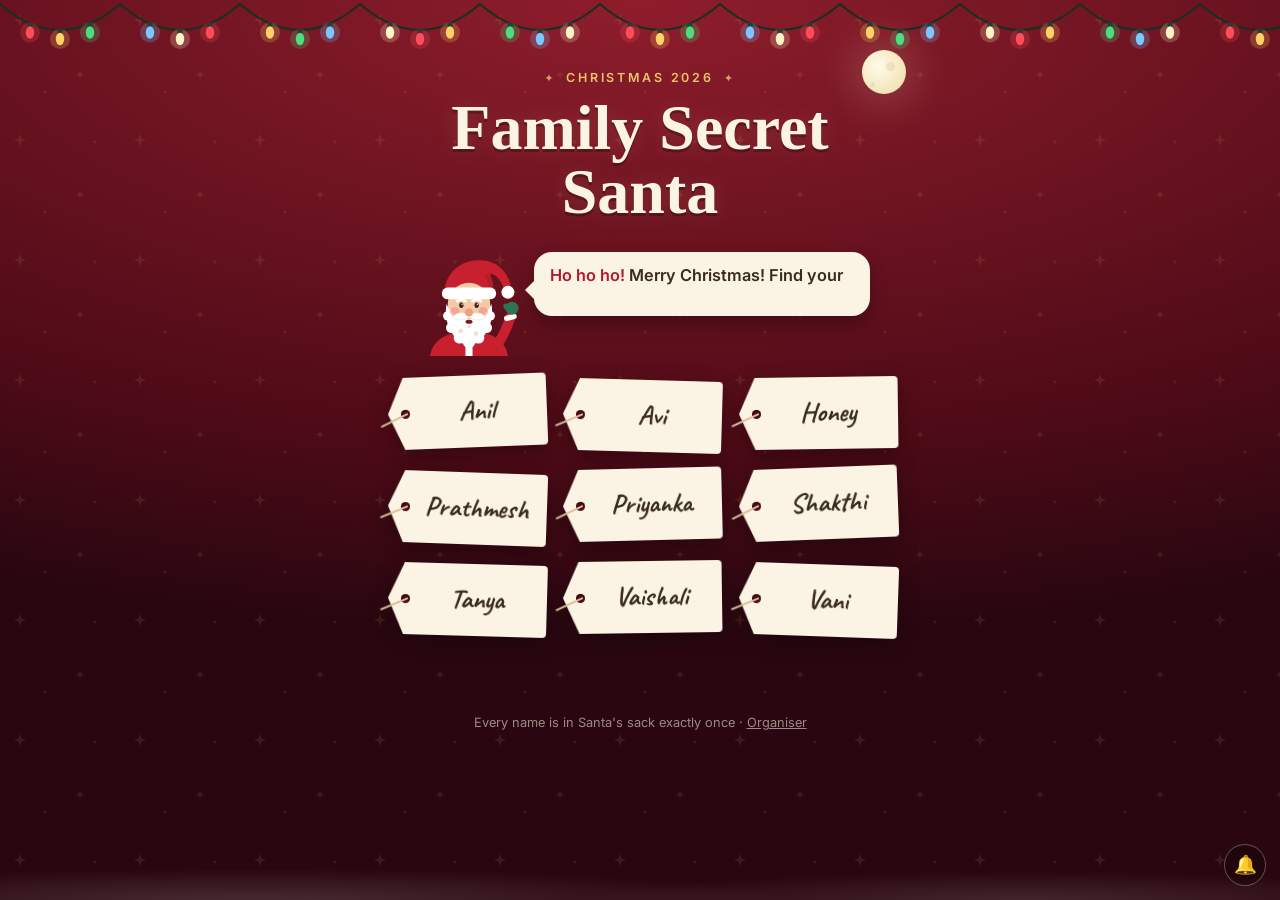
<file: index.html>
<!doctype html>
<html lang="en">
<head>
  <meta charset="utf-8">
  <meta name="viewport" content="width=device-width, initial-scale=1, viewport-fit=cover">
  <title>Family Secret Santa</title>
  <meta name="description" content="Christmas 2026: find your name tag and pull a name from Santa's sack.">
  <meta name="robots" content="noindex">
  <meta name="theme-color" content="#4f0b17">
  <meta property="og:title" content="🎅 Family Secret Santa 2026">
  <meta property="og:description" content="Tap your name and pull a name from Santa's sack!">
  <link rel="icon" href="data:image/svg+xml,<svg xmlns='http://www.w3.org/2000/svg' viewBox='0 0 100 100'><text y='.9em' font-size='90'>🎅</text></svg>">
  <link rel="preconnect" href="https://fonts.googleapis.com">
  <link rel="preconnect" href="https://fonts.gstatic.com" crossorigin>
  <link href="https://fonts.googleapis.com/css2?family=Caveat:wght@700&family=Inter:wght@400;600&family=Mountains+of+Christmas:wght@700&display=swap" rel="stylesheet">
  <link rel="stylesheet" href="family.css">
</head>
<body>
  <div class="lights" id="lights" aria-hidden="true"></div>
  <div class="sky" aria-hidden="true"><div class="sleigh" id="sleigh"></div></div>
  <div class="ground" aria-hidden="true"></div>
  <div class="fx" id="fx" aria-hidden="true"></div>
  <button class="sound" id="sound" type="button" aria-label="Sound on">🔔</button>

  <main class="wrap">
    <div class="moon" aria-hidden="true"></div>
    <div class="eyebrow">Christmas 2026</div>
    <h1 id="title">Secret Santa</h1>

    <div class="santa-row">
      <div class="santa" id="santa" role="img" aria-label="Santa"></div>
      <div class="bubble" id="bubble" aria-hidden="true"></div>
      <p class="sr" id="said" aria-live="polite"></p>
    </div>

    <!-- hat still open -->
    <section id="open" class="hidden">
      <div class="tags" id="soFar"></div>
    </section>

    <!-- pick your name -->
    <section id="pick" class="hidden">
      <div class="tags" id="tags"></div>
      <p class="left-count" id="leftCount" aria-live="polite"></p>
    </section>

    <!-- Santa's sack -->
    <section id="drawStep" class="hidden">
      <div id="before">
        <button class="sack" id="sack" type="button" aria-label="Reach into Santa's sack"></button>
        <button class="btn gold" id="drawBtn" type="button">🎁 Reach into the sack</button><br>
        <button class="link" id="notMe" type="button">Not you?</button>
      </div>

      <div class="bigtag hidden" id="bigtag">
        <div class="bigtag-body">
          <svg class="holly-corner" viewBox="0 0 54 30" aria-hidden="true">
            <path d="M27 18C19 6 8 4 2 9c5 1 6 5 4 8 4-1 7 1 7 5 4-3 9-4 14-4z" fill="#2f7356"/>
            <path d="M27 18c8-12 19-14 25-9-5 1-6 5-4 8-4-1-7 1-7 5-4-3-9-4-14-4z" fill="#265f47"/>
            <circle cx="23" cy="20" r="4" fill="#d43a44"/><circle cx="31" cy="20" r="4" fill="#d43a44"/><circle cx="27" cy="14.5" r="4" fill="#e65059"/>
          </svg>
          <div class="line"><span class="lbl">From</span><span class="val" id="from"></span></div>
          <div class="line"><span class="lbl">To</span><span class="val" id="to" aria-live="polite"></span></div>
        </div>
        <div class="seal" id="seal" aria-hidden="true">✻</div>
      </div>

      <div id="after" class="hidden">
        <div class="facts" id="facts"></div>
        <p class="note" id="note"></p>
        <button class="btn" id="done" type="button">Hide my tag</button>
      </div>
      <p class="lock-note hidden" id="lockNote"></p>
    </section>

    <p class="foot">Every name is in Santa's sack exactly once · <a href="admin/">Organiser</a></p>
  </main>

  <script src="app.js"></script>
  <script src="family.js"></script>
</body>
</html>
</file>
<file: family.css>
/* Family page: Santa's workshop at night */
:root {
  --bg-1: #8f1d2c;
  --bg-2: #4f0b17;
  --night: #2a0710;
  --cream: #fbf3e4;
  --cream-dim: #f0dfc4;
  --tag-ink: #3a2a20;
  --tag-muted: #8b7563;
  --gold: #e9c46a;
  --gold-deep: #b98d3a;
  --berry: #b3192e;
  --pine: #1f5a43;
  --twine: #d9c19a;
}
@media (prefers-color-scheme: dark) {
  :root { --bg-1: #741626; --bg-2: #33070f; }
}

* { box-sizing: border-box; -webkit-tap-highlight-color: transparent; }
html, body { margin: 0; }
body {
  min-height: 100vh; min-height: 100dvh; overflow-x: hidden;
  color: var(--cream);
  font: 17px/1.5 "Inter", system-ui, -apple-system, "Segoe UI", Roboto, sans-serif;
  -webkit-font-smoothing: antialiased;
  background-color: var(--bg-2);
  background-image:
    url("data:image/svg+xml,%3Csvg xmlns='http://www.w3.org/2000/svg' width='120' height='120'%3E%3Cg fill='%23e9c46a' fill-opacity='.10'%3E%3Cpath d='M20 14l1.6 4.4L26 20l-4.4 1.6L20 26l-1.6-4.4L14 20l4.4-1.6z'/%3E%3Cpath d='M80 70l1.2 3.3 3.3 1.2-3.3 1.2L80 79l-1.2-3.3-3.3-1.2 3.3-1.2z'/%3E%3Ccircle cx='95' cy='22' r='1.4'/%3E%3Ccircle cx='45' cy='92' r='1.4'/%3E%3C/g%3E%3C/svg%3E"),
    radial-gradient(120% 70% at 50% 0%, var(--bg-1), var(--bg-2) 70%, var(--night));
  background-attachment: fixed;
}
button { font: inherit; }
.hidden { display: none !important; }
.sr { position: absolute; width: 1px; height: 1px; overflow: hidden; clip: rect(0 0 0 0); white-space: nowrap; }

.wrap { position: relative; max-width: 560px; margin: 0 auto; padding: 64px 16px 48px; text-align: center; }

/* ---------- sky: lights, moon, sleigh ---------- */
.lights { position: fixed; top: 0; left: 0; right: 0; height: 54px; pointer-events: none; z-index: 5; }
.lights svg { width: 100%; height: 100%; overflow: visible; }
.bulb { animation: twinkle 2.4s ease-in-out infinite; }
@keyframes twinkle { 0%, 100% { opacity: 1; } 50% { opacity: .35; } }

.moon {
  position: absolute; top: 50px; right: 14px; width: 44px; height: 44px; border-radius: 50%;
  background: radial-gradient(circle at 38% 38%, #fffbea, #f3e4b8 70%);
  box-shadow: 0 0 40px 10px rgba(255, 240, 200, .18); z-index: -1;
}
.moon::after { content: ""; position: absolute; width: 9px; height: 9px; left: 24px; top: 12px; border-radius: 50%; background: rgba(200, 180, 130, .25); box-shadow: -18px 18px 0 -2px rgba(200, 180, 130, .2); }
.sky { position: fixed; inset: 0; overflow: hidden; pointer-events: none; }
.sleigh { position: absolute; top: 64px; left: 0; width: 150px; color: var(--cream); opacity: 0; }
.sleigh.fly { animation: fly 11s linear forwards; }
@keyframes fly {
  0% { transform: translate(-170px, 40px) rotate(-6deg); opacity: .9; }
  50% { transform: translate(calc(50vw - 75px), -6px) rotate(-2deg); opacity: .9; }
  100% { transform: translate(calc(100vw + 20px), 18px) rotate(-8deg); opacity: .9; }
}
.sleigh .bob { animation: bob 1.2s ease-in-out infinite; transform-origin: center; }
@keyframes bob { 50% { transform: translateY(-3px); } }

/* ---------- heading ---------- */
.eyebrow { display: inline-flex; align-items: center; gap: 10px; font-size: .78rem; font-weight: 600; letter-spacing: .22em; text-transform: uppercase; color: var(--gold); }
.eyebrow::before, .eyebrow::after { content: "✦"; font-size: .7rem; opacity: .8; }
h1 {
  font-family: "Mountains of Christmas", "Fraunces", Georgia, serif; font-weight: 700; line-height: 1;
  font-size: clamp(2.7rem, 12vw, 4rem); margin: 6px 0 4px; color: var(--cream);
  text-shadow: 0 3px 0 rgba(0, 0, 0, .25), 0 0 24px rgba(255, 220, 150, .15);
}

/* ---------- Santa + speech bubble ---------- */
.santa-row { display: flex; align-items: flex-end; gap: 6px; margin: 14px auto 22px; max-width: 460px; text-align: left; }
.santa { flex: none; width: 118px; height: 118px; cursor: pointer; animation: santa-bob 3.2s ease-in-out infinite; transform-origin: bottom center; }
.santa svg { width: 100%; height: 100%; overflow: visible; }
@keyframes santa-bob { 50% { transform: translateY(-4px) rotate(-1deg); } }
.santa .eyes { animation: blink 4.5s infinite; transform-origin: 100px 114px; }
@keyframes blink { 0%, 94%, 100% { transform: scaleY(1); } 96% { transform: scaleY(.1); } }
.santa .mouth { transition: transform .08s; transform-origin: 100px 142px; }
.santa.talking .mouth { animation: talk .22s ease-in-out infinite alternate; }
@keyframes talk { from { transform: scaleY(.6); } to { transform: scaleY(1.8); } }
.santa .arm { transform-origin: 158px 168px; animation: wave 2.6s ease-in-out infinite; }
@keyframes wave { 0%, 60%, 100% { transform: rotate(0); } 70% { transform: rotate(-16deg); } 80% { transform: rotate(8deg); } 90% { transform: rotate(-12deg); } }
.santa.jolly { animation: jolly .5s ease-in-out 3; }
@keyframes jolly { 50% { transform: translateY(-8px) scale(1.04); } }

.bubble {
  position: relative; flex: 1; min-height: 64px; margin-bottom: 40px;
  background: var(--cream); color: var(--tag-ink); border-radius: 18px; padding: 12px 16px;
  font-weight: 600; font-size: 1.02rem; line-height: 1.4; box-shadow: 0 8px 18px rgba(0, 0, 0, .28);
  animation: bubble-in .35s cubic-bezier(.3, 1.6, .5, 1);
}
.bubble::before { content: ""; position: absolute; left: -9px; bottom: 16px; border: 10px solid transparent; border-right-color: var(--cream); border-left: 0; }
.bubble .hoho { color: var(--berry); }
@keyframes bubble-in { from { transform: scale(.85); opacity: 0; } }

/* ---------- name tags ---------- */
.tags { display: grid; grid-template-columns: repeat(2, 1fr); gap: 20px 16px; padding: 0 6px 0 12px; }
@media (min-width: 500px) { .tags { grid-template-columns: repeat(3, 1fr); } }
.tag-wrap { transform-origin: 14px 50%; animation: drop-in .9s cubic-bezier(.2, .9, .3, 1) both; animation-delay: calc(var(--i) * 70ms); }
@keyframes drop-in {
  0% { transform: translateY(-60px) rotate(-30deg); opacity: 0; }
  45% { transform: translateY(4px) rotate(12deg); opacity: 1; }
  65% { transform: rotate(-7deg); }
  82% { transform: rotate(3deg); }
  100% { transform: none; }
}
.tag {
  position: relative; display: block; width: 100%; border: 0; padding: 0; background: none; cursor: pointer;
  filter: drop-shadow(0 6px 10px rgba(0, 0, 0, .3));
  transform-origin: 14px 50%; transform: rotate(var(--tilt));
  animation: sway 5s ease-in-out infinite; animation-delay: calc(var(--i) * -0.7s);
}
@keyframes sway { 0%, 100% { transform: rotate(var(--tilt)); } 50% { transform: rotate(calc(var(--tilt) * -1)); } }
.tag:hover, .tag:focus-visible { animation: jiggle .5s ease-in-out; }
@keyframes jiggle { 25% { transform: rotate(-8deg) translateY(-3px); } 60% { transform: rotate(6deg) translateY(-3px); } 100% { transform: rotate(0) translateY(-3px); } }
.tag:focus-visible { outline: none; }
.tag:focus-visible .tag-body { box-shadow: inset 0 0 0 3px var(--gold); }
.tag.picked { animation: picked .45s ease-in forwards; }
@keyframes picked { to { transform: translateY(-30px) scale(1.15) rotate(0); opacity: 0; } }
.tag-body {
  position: relative; display: flex; align-items: center; justify-content: center; min-height: 72px;
  padding: 12px 12px 12px 30px; background: var(--cream); color: var(--tag-ink);
  clip-path: polygon(16px 0, 100% 0, 100% 100%, 16px 100%, 0 50%); border-radius: 4px;
}
.tag-body::before {
  content: ""; position: absolute; left: 13px; top: 50%; width: 9px; height: 9px; margin-top: -4.5px;
  border-radius: 50%; background: var(--bg-2); box-shadow: inset 0 1px 2px rgba(0, 0, 0, .5);
}
.tag::before {
  content: ""; position: absolute; left: -10px; top: 50%; width: 30px; height: 2px; margin-top: -1px;
  background: var(--twine); border-radius: 2px; transform: rotate(-24deg); transform-origin: right center; z-index: 1;
}
.tag .hand { font-family: "Caveat", "Segoe Print", cursive; font-weight: 700; font-size: 1.7rem; line-height: 1; overflow-wrap: anywhere; }
.tag .done { position: absolute; top: 5px; right: 8px; font-size: .68rem; font-weight: 600; color: var(--pine); letter-spacing: .04em; }
/* taken: crossed out, faded, stamped */
.tag.taken { cursor: not-allowed; filter: drop-shadow(0 3px 5px rgba(0, 0, 0, .25)); }
.tag.taken:hover, .tag.taken:focus-visible { animation: sway 5s ease-in-out infinite; }
.tag.taken .tag-body { background: #d9cbb2; }
.tag.taken .hand { color: rgba(58, 42, 32, .45); text-decoration: line-through; text-decoration-color: var(--berry); text-decoration-thickness: 3px; }
.tag .stamp {
  position: absolute; right: 6px; bottom: 4px; transform: rotate(-12deg);
  font-size: .62rem; font-weight: 700; letter-spacing: .14em; text-transform: uppercase;
  color: var(--berry); border: 1.5px solid var(--berry); border-radius: 4px; padding: 0 4px; opacity: .85;
}
.tag.nope, .tag.taken.nope { animation: nope .4s ease-in-out; }
@keyframes nope { 20% { transform: translateX(-6px) rotate(-2deg); } 40% { transform: translateX(6px) rotate(2deg); } 60% { transform: translateX(-4px); } 80% { transform: translateX(3px); } }
.left-count { margin: 18px 0 0; font-size: .9rem; color: var(--gold); font-weight: 600; min-height: 1.2em; }
.tag.small .tag-body { min-height: 52px; }
.tag.small .hand { font-size: 1.35rem; }
.tag.small { cursor: default; }

/* ---------- the sack ---------- */
.sack { display: block; margin: 0 auto 8px; width: 210px; height: 210px; border: 0; background: none; padding: 0; cursor: pointer; transform-origin: 50% 90%; }
.sack svg { width: 100%; height: 100%; overflow: visible; filter: drop-shadow(0 14px 18px rgba(0, 0, 0, .35)); }
.sack:not(:disabled):hover { animation: nudge .6s ease-in-out; }
@keyframes nudge { 30% { transform: rotate(-4deg); } 70% { transform: rotate(3deg); } }
.sack.shake { animation: shake .16s ease-in-out infinite alternate; }
@keyframes shake { from { transform: rotate(-7deg) translateX(-4px); } to { transform: rotate(7deg) translateX(4px); } }
.sack.gone { animation: sack-away .35s ease-in forwards; }
@keyframes sack-away { to { transform: scale(.7) translateY(30px); opacity: 0; } }
.sack .gift-a { animation: peek 2.8s ease-in-out infinite; transform-origin: 88px 70px; }
.sack .gift-b { animation: peek 2.8s ease-in-out infinite .6s; transform-origin: 116px 66px; }
@keyframes peek { 50% { transform: translateY(-5px) rotate(3deg); } }
.sparkle { position: absolute; pointer-events: none; color: var(--gold); font-size: 18px; animation: spark .9s ease-out forwards; }
@keyframes spark { from { transform: translate(0, 0) scale(.4); opacity: 1; } to { transform: translate(var(--dx), var(--dy)) scale(1.2) rotate(90deg); opacity: 0; } }

/* ---------- the big tag ---------- */
.bigtag { position: relative; margin: 6px auto 26px; max-width: 440px; text-align: left; color: var(--tag-ink); filter: drop-shadow(0 14px 22px rgba(0, 0, 0, .35)); }
.bigtag.pop { animation: pop-out .8s cubic-bezier(.2, 1.4, .4, 1); }
@keyframes pop-out { 0% { transform: translateY(120px) scale(.2) rotate(-25deg); opacity: 0; } 60% { opacity: 1; } 100% { transform: none; } }
.bigtag::before { content: ""; position: absolute; left: -14px; top: 50%; width: 52px; height: 3px; margin-top: -1.5px; background: var(--twine); border-radius: 2px; transform: rotate(-20deg); transform-origin: right center; z-index: 1; }
.bigtag-body {
  position: relative; background: var(--cream); padding: 26px 26px 26px 58px;
  clip-path: polygon(30px 0, 100% 0, 100% 100%, 30px 100%, 0 50%);
  border-radius: 6px; min-height: 210px; display: flex; flex-direction: column; justify-content: center; gap: 14px;
}
.bigtag-body::before { content: ""; position: absolute; left: 24px; top: 50%; width: 14px; height: 14px; margin-top: -7px; border-radius: 50%; background: var(--bg-2); box-shadow: inset 0 1px 3px rgba(0, 0, 0, .5); }
.bigtag-body::after { content: ""; position: absolute; inset: 9px 9px 9px 36px; border: 1px solid rgba(185, 141, 58, .45); border-radius: 3px; pointer-events: none; }
.holly-corner { position: absolute; right: 14px; top: 12px; width: 44px; z-index: 1; }
.line { display: flex; align-items: baseline; gap: 12px; border-bottom: 1.5px solid rgba(58, 42, 32, .18); padding-bottom: 4px; min-height: 58px; }
.line .lbl { flex: none; width: 2.6rem; font-size: .75rem; font-weight: 600; letter-spacing: .16em; text-transform: uppercase; color: var(--tag-muted); }
.line .val { font-family: "Caveat", "Segoe Print", cursive; font-weight: 700; font-size: clamp(2.1rem, 9vw, 2.8rem); line-height: 1.05; overflow-wrap: anywhere; min-width: 0; }
.line .val.spin { color: var(--tag-muted); opacity: .7; }
.line .val.final { color: var(--berry); animation: write 1s steps(24, end) both; clip-path: inset(0 100% 0 0); }
@keyframes write { to { clip-path: inset(0 0 0 0); } }
.seal {
  position: absolute; right: -10px; bottom: -14px; width: 70px; height: 70px; border-radius: 50%;
  display: grid; place-items: center; color: #f7d9a6; font-size: 1.7rem;
  background: radial-gradient(circle at 35% 30%, #d0333f, #8c1322 70%);
  box-shadow: 0 4px 10px rgba(0, 0, 0, .35), inset 0 0 0 5px rgba(0, 0, 0, .12);
  transform: scale(0) rotate(-30deg); z-index: 2;
}
.seal.on { animation: stamp .5s cubic-bezier(.3, 1.7, .5, 1) forwards; }
@keyframes stamp { 0% { transform: scale(2.2) rotate(-40deg); opacity: 0; } 100% { transform: scale(1) rotate(-12deg); opacity: 1; } }

/* ---------- buttons, facts ---------- */
.btn {
  display: inline-flex; align-items: center; justify-content: center; gap: 8px; cursor: pointer;
  border-radius: 999px; font-weight: 600; min-height: 50px; padding: 12px 26px;
  border: 1.5px solid rgba(251, 243, 228, .45); background: transparent; color: var(--cream);
  transition: transform .12s, filter .12s, background .12s;
}
.btn:hover { background: rgba(251, 243, 228, .08); }
.btn:active { transform: scale(.97); }
.btn.gold {
  background: linear-gradient(#f4d488, var(--gold) 40%, var(--gold-deep)); border-color: transparent; color: #3a2610;
  font-size: 1.15rem; min-height: 60px; padding: 14px 34px; box-shadow: 0 6px 16px rgba(0, 0, 0, .35), inset 0 1px 0 rgba(255, 255, 255, .5);
  animation: glow 2.2s ease-in-out infinite;
}
@keyframes glow { 50% { box-shadow: 0 6px 22px rgba(233, 196, 106, .55), inset 0 1px 0 rgba(255, 255, 255, .5); } }
.btn.gold:hover { filter: brightness(1.06); }
.btn:disabled { opacity: .5; cursor: default; animation: none; }
.btn:focus-visible { outline: 3px solid var(--gold); outline-offset: 3px; }
.link { display: inline-block; margin-top: 10px; background: none; border: 0; color: var(--cream-dim); text-decoration: underline; text-underline-offset: 3px; cursor: pointer; padding: 8px; }

.lock-note { margin: 16px 0 0; font-size: .85rem; color: var(--cream-dim); opacity: .8; }
.facts { display: flex; justify-content: center; flex-wrap: wrap; gap: 8px; margin: 0 0 14px; }
.chip { border: 1px solid rgba(251, 243, 228, .3); border-radius: 999px; padding: 6px 14px; font-size: .92rem; color: var(--cream); background: rgba(0, 0, 0, .15); }
.note { font-style: italic; color: var(--cream-dim); max-width: 26rem; margin: 0 auto 18px; }

.sound { position: fixed; bottom: calc(14px + env(safe-area-inset-bottom)); right: 14px; z-index: 6; width: 42px; height: 42px; border-radius: 50%; border: 1px solid rgba(251, 243, 228, .3); background: rgba(0, 0, 0, .25); color: var(--cream); font-size: 1.15rem; cursor: pointer; }

.foot { margin-top: 44px; font-size: .8rem; color: rgba(251, 243, 228, .55); }
.foot a { color: inherit; }

/* confetti and sparkles live in a clipped layer so they never widen the page */
.fx { position: fixed; inset: 0; overflow: hidden; pointer-events: none; z-index: 30; }
.confetti { position: absolute; top: 0; left: 0; will-change: transform; }

/* snow */
.snow { position: fixed; inset: 0; pointer-events: none; overflow: hidden; z-index: -1; }
.snow i { position: absolute; top: -10px; border-radius: 50%; background: #fff; animation: fall linear infinite; }
@keyframes fall { to { transform: translate3d(24px, 105vh, 0); } }

/* snowy ground */
.ground { position: fixed; left: 0; right: 0; bottom: 0; height: 46px; z-index: -1; pointer-events: none;
  background: radial-gradient(60% 100% at 20% 100%, rgba(255,255,255,.14), transparent 70%), radial-gradient(50% 90% at 80% 100%, rgba(255,255,255,.12), transparent 70%); }

@media (prefers-reduced-motion: reduce) {
  .snow, .sleigh { display: none; }
  *, *::before, *::after { animation-duration: 1ms !important; animation-iteration-count: 1 !important; transition: none !important; }
  .line .val.final { clip-path: none; }
}

/* "Are you sure?" card */
.confirm {
  position: fixed; inset: 0; z-index: 40; display: grid; place-items: center; padding: 20px;
  background: rgba(10, 4, 12, .62); -webkit-backdrop-filter: blur(3px); backdrop-filter: blur(3px);
  animation: fade-in .18s ease-out;
}
.confirm.closing { animation: fade-out .18s ease-in forwards; }
@keyframes fade-in { from { opacity: 0; } }
@keyframes fade-out { to { opacity: 0; } }
.confirm-card {
  width: min(100%, 380px); text-align: center; border-radius: 20px; padding: 24px 22px 20px;
  background: var(--cream); color: var(--tag-ink, var(--ink));
  box-shadow: 0 20px 50px rgba(0, 0, 0, .5); animation: card-in .3s cubic-bezier(.3, 1.5, .5, 1);
}
@keyframes card-in { from { transform: scale(.88) translateY(10px); opacity: 0; } }
.confirm-card h2 { font-family: "Inter", system-ui, sans-serif; font-size: 1.25rem; font-weight: 700; margin: 0 0 10px; line-height: 1.25; }
.confirm-card p { margin: 0 0 10px; font-size: .98rem; line-height: 1.45; }
.confirm-card .warn { font-weight: 700; color: var(--berry, var(--pink-deep)); }
.confirm-actions { display: flex; flex-direction: column; gap: 8px; margin-top: 16px; }
.confirm-actions .btn { width: 100%; }
.confirm-actions .btn.gold { animation: none; }
.btn.ghost { color: var(--tag-ink, var(--ink)); border-color: rgba(0, 0, 0, .22); background: transparent; }
.btn.ghost:hover { background: rgba(0, 0, 0, .05); }
</file>
